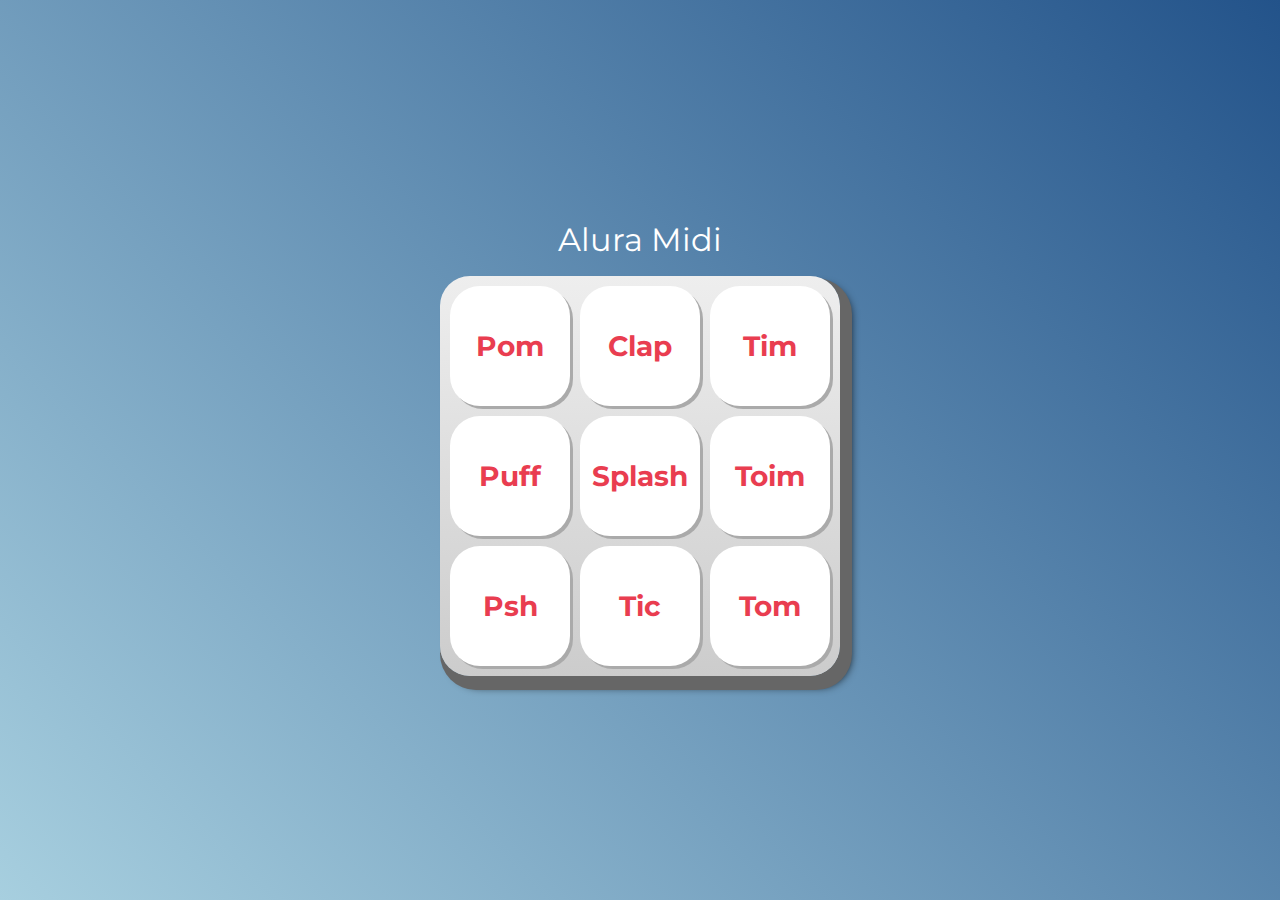
<file: index.html>
<!DOCTYPE html>
<html lang="pt-BR">
<head>
    <meta charset="UTF-8">
    <meta http-equiv="X-UA-Compatible" content="IE=edge">
    <meta name="viewport" content="width=device-width, initial-scale=1.0">

    <title>Alura MIDI</title>

    <link rel="preconnect" href="https://fonts.googleapis.com">
    <link rel="preconnect" href="https://fonts.gstatic.com" crossorigin>
    <link href="https://fonts.googleapis.com/css2?family=Montserrat:wght@500;600&display=swap" rel="stylesheet">

    <link rel="icon" type="image/png" href="images/bateria.png">
    <link rel="stylesheet" href="css/reset.css">
    <link rel="stylesheet" href="css/estilos.css">

</head>
<body>

    <h1>Alura Midi</h1>

    <section class="teclado">
        <button class="tecla tecla_pom">Pom</button>
        <button class="tecla tecla_clap">Clap</button>
        <button class="tecla tecla_tim">Tim</button>

        <button class="tecla tecla_puff">Puff</button>
        <button class="tecla tecla_splash">Splash</button>
        <button class="tecla tecla_toim">Toim</button>

        <button class="tecla tecla_psh">Psh</button>
        <button class="tecla tecla_tic">Tic</button>
        <button class="tecla tecla_tom">Tom</button>
    </section>

    <audio src="sounds/keyq.wav" id="som_tecla_pom"></audio>
    <audio src="sounds/keyw.wav" id="som_tecla_clap"></audio>
    <audio src="sounds/keye.wav" id="som_tecla_tim"></audio>
    <audio src="sounds/keya.wav" id="som_tecla_puff"></audio>
    <audio src="sounds/keys.wav" id="som_tecla_splash"></audio>
    <audio src="sounds/keyd.wav" id="som_tecla_toim"></audio>
    <audio src="sounds/keyz.wav" id="som_tecla_psh"></audio>
    <audio src="sounds/keyx.wav" id="som_tecla_tic"></audio>
    <audio src="sounds/keyc.wav" id="som_tecla_tom"></audio>

    <script src="main.js"></script>
</body>
</html>
</file>
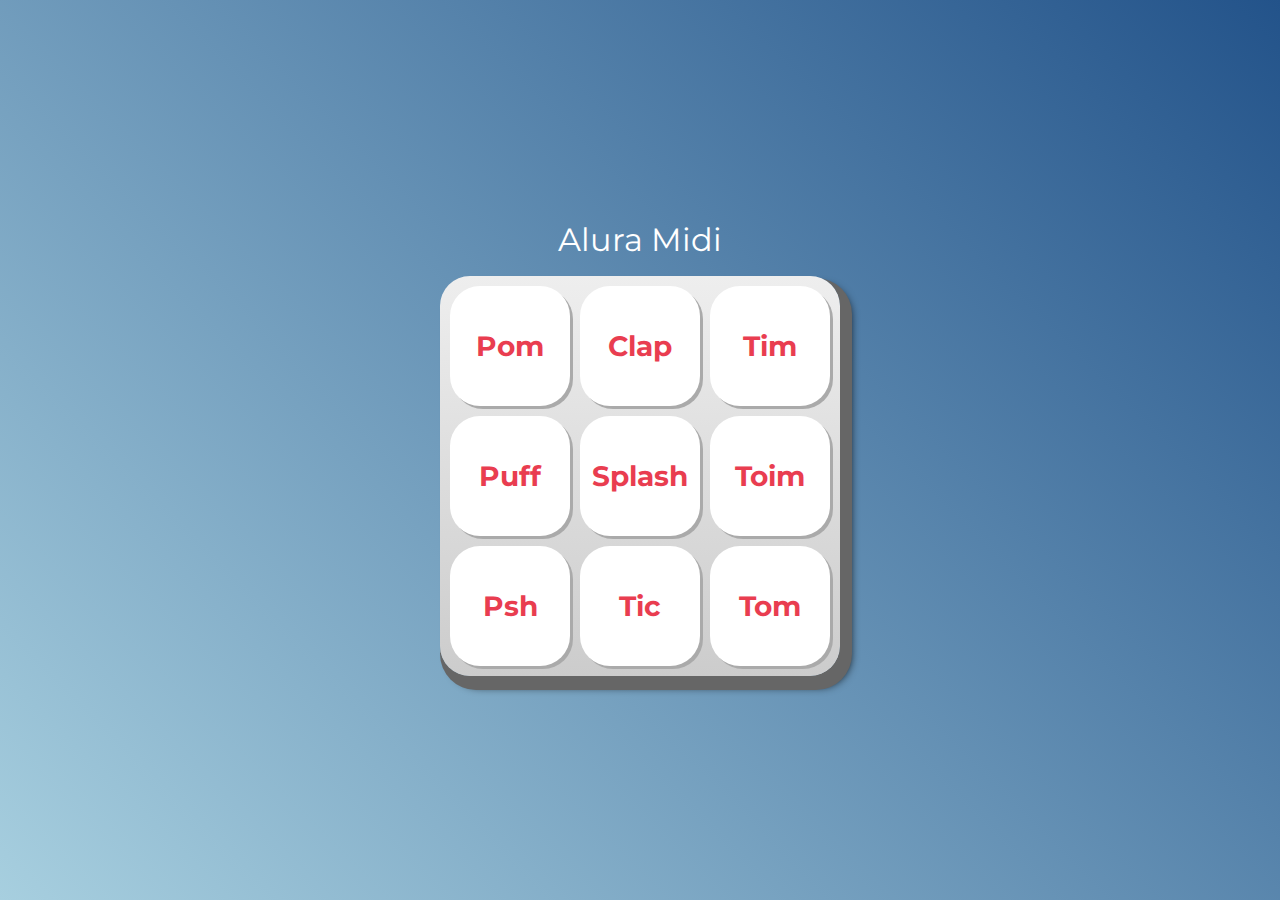
<file: aluramidi-curso-arquivos-iniciais/index.html>
<!DOCTYPE html>
<html lang="pt-BR">
<head>
    <meta charset="UTF-8">
    <meta http-equiv="X-UA-Compatible" content="IE=edge">
    <meta name="viewport" content="width=device-width, initial-scale=1.0">

    <title>Alura MIDI</title>

    <link rel="preconnect" href="https://fonts.googleapis.com">
    <link rel="preconnect" href="https://fonts.gstatic.com" crossorigin>
    <link href="https://fonts.googleapis.com/css2?family=Montserrat:wght@500;600&display=swap" rel="stylesheet">

    <link rel="icon" type="image/png" href="images/bateria.png">
    <link rel="stylesheet" href="css/reset.css">
    <link rel="stylesheet" href="css/estilos.css">

</head>
<body>

    <h1>Alura Midi</h1>

    <section class="teclado">
        <button class="tecla tecla_pom">Pom</button>
        <button class="tecla tecla_clap">Clap</button>
        <button class="tecla tecla_tim">Tim</button>

        <button class="tecla tecla_puff">Puff</button>
        <button class="tecla tecla_splash">Splash</button>
        <button class="tecla tecla_toim">Toim</button>

        <button class="tecla tecla_psh">Psh</button>
        <button class="tecla tecla_tic">Tic</button>
        <button class="tecla tecla_tom">Tom</button>
    </section>

    <audio src="sounds/keyq.wav" id="som_tecla_pom"></audio>
    <audio src="sounds/keyw.wav" id="som_tecla_clap"></audio>
    <audio src="sounds/keye.wav" id="som_tecla_tim"></audio>
    <audio src="sounds/keya.wav" id="som_tecla_puff"></audio>
    <audio src="sounds/keys.wav" id="som_tecla_splash"></audio>
    <audio src="sounds/keyd.wav" id="som_tecla_toim"></audio>
    <audio src="sounds/keyz.wav" id="som_tecla_psh"></audio>
    <audio src="sounds/keyx.wav" id="som_tecla_tic"></audio>
    <audio src="sounds/keyc.wav" id="som_tecla_tom"></audio>

</body>
</html>
</file>
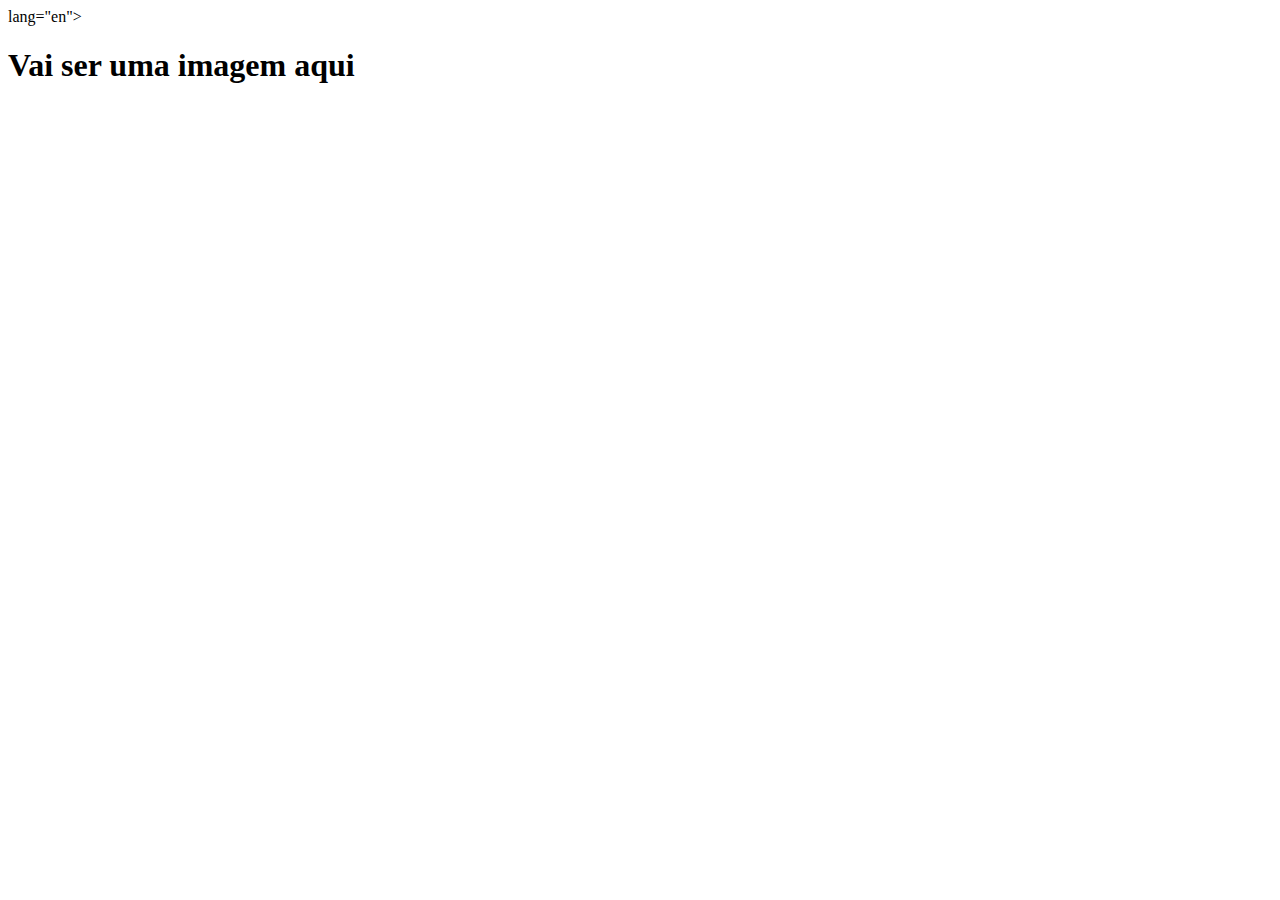
<file: siteescola/index.html>
<!DOCTYPE html>
<html> lang="en">
<head>
    <meta charset="UTF-8">
    <meta http-equiv="X UA-Compatible" content="IE=edge">
    <meta name="viewport" content="width-device-width, initial-scale=1.0">
    <title>Document</title>
</head>
<body>
    <h1>Vai ser uma imagem aqui</h1>

</body>
</html>
</file>
<file: css/estilos.css>
:root {
  --cinza: #aaa;
  --vermelha: #e93d50;
  --vermelha-escura: #af303f;
  --branca: #fff;
  --luz: rgb(229, 255, 0);
}

body {
  align-items: center;
  background: linear-gradient(45deg, #a7cfdf 0%,#23538a 100%);
  display: flex;
  justify-content: center;
  flex-direction: column;
  font-family: 'Montserrat', sans-serif;
  min-height: 100vh;
}

h1 {
  color: var(--branca);
  margin-bottom: 20px;
  font-size: 2rem;
}

.teclado {
  background: linear-gradient(to bottom, #eeeeee 0%,#cccccc 100%);
  box-shadow: 6px 8px 0 6px #666, 10px 10px 10px #000;
  border-radius: 30px;
  display: grid;
  gap: 10px;
  grid-template-columns: repeat(3, 1fr);
  padding: 10px;
}

.tecla {
  background-color: var(--branca);
  border-radius: 30px;
  box-shadow: 3px 3px 0 var(--cinza);
  color: var(--vermelha);
  cursor: pointer;
  height: 120px;
  font-size: 1.75em;
  font-weight: bold;
  line-height: 120px;
  text-align: center;
  width: 120px;
}

.tecla.ativa,
.tecla:active {
  background-color: var(--vermelha);
  border: 4px solid  var(--vermelha);
  box-shadow: 3px 3px 0 var(--vermelha-escura) inset;
  color: var(--branca);
  outline: none;
}

.tecla.focus,
.tecla:focus {
  outline: none;
  box-shadow: 1px 1px 10px var(--luz);
}

.tecla.active:focus,
.tecla:active:focus {
  box-shadow: 3px 3px 0 var(--vermelha-escura) inset, 1px 1px 10px var(--luz);
}
</file>
<file: aluramidi-curso-arquivos-iniciais/css/estilos.css>
:root {
  --cinza: #aaa;
  --vermelha: #e93d50;
  --vermelha-escura: #af303f;
  --branca: #fff;
  --luz: rgb(229, 255, 0);
}

body {
  align-items: center;
  background: linear-gradient(45deg, #a7cfdf 0%,#23538a 100%);
  display: flex;
  justify-content: center;
  flex-direction: column;
  font-family: 'Montserrat', sans-serif;
  min-height: 100vh;
}

h1 {
  color: var(--branca);
  margin-bottom: 20px;
  font-size: 2rem;
}

.teclado {
  background: linear-gradient(to bottom, #eeeeee 0%,#cccccc 100%);
  box-shadow: 6px 8px 0 6px #666, 10px 10px 10px #000;
  border-radius: 30px;
  display: grid;
  gap: 10px;
  grid-template-columns: repeat(3, 1fr);
  padding: 10px;
}

.tecla {
  background-color: var(--branca);
  border-radius: 30px;
  box-shadow: 3px 3px 0 var(--cinza);
  color: var(--vermelha);
  cursor: pointer;
  height: 120px;
  font-size: 1.75em;
  font-weight: bold;
  line-height: 120px;
  text-align: center;
  width: 120px;
}

.tecla.ativa,
.tecla:active {
  background-color: var(--vermelha);
  border: 4px solid  var(--vermelha);
  box-shadow: 3px 3px 0 var(--vermelha-escura) inset;
  color: var(--branca);
  outline: none;
}

.tecla.focus,
.tecla:focus {
  outline: none;
  box-shadow: 1px 1px 10px var(--luz);
}

.tecla.active:focus,
.tecla:active:focus {
  box-shadow: 3px 3px 0 var(--vermelha-escura) inset, 1px 1px 10px var(--luz);
}
</file>
